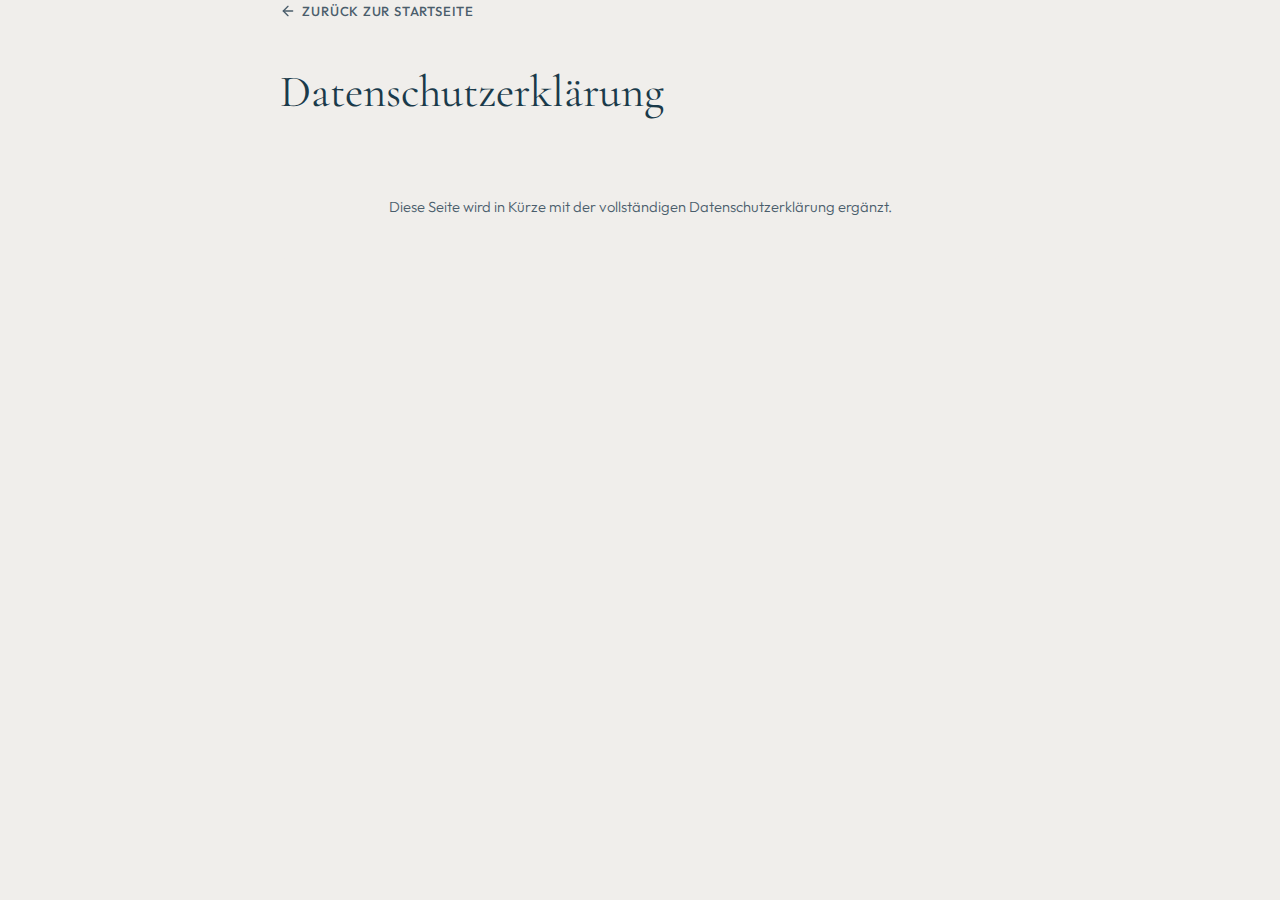
<file: datenschutz/index.html>
<!doctype html>
<html lang="de">
  <head>
    <meta charset="UTF-8" />
    <meta name="viewport" content="width=device-width, initial-scale=1.0" />
    <title>Datenschutz – Haus Uthspann Sylt</title>
    <link rel="preconnect" href="https://fonts.googleapis.com" />
    <link rel="preconnect" href="https://fonts.gstatic.com" crossorigin />
    <link
      href="https://fonts.googleapis.com/css2?family=Cormorant+Garamond:ital,wght@0,400;0,500;0,600;1,400&family=Outfit:wght@300;400;500;600&display=swap"
      rel="stylesheet" />
    <link rel="stylesheet" href="../styles.css" />
    <style>
      .datenschutz {
        max-width: 720px;
        margin: 0 auto;
        padding: 8rem var(--section-px) 4rem;
      }
      .datenschutz h1 {
        font-family: var(--font-display);
        font-size: clamp(2rem, 4vw, 2.8rem);
        font-weight: 400;
        color: var(--deep-sea);
        margin-bottom: 2rem;
      }
      .datenschutz h2 {
        font-family: var(--font-body);
        font-size: 1rem;
        font-weight: 600;
        color: var(--deep-sea);
        margin-top: 2rem;
        margin-bottom: 0.5rem;
      }
      .datenschutz p {
        color: var(--storm);
        font-size: 0.92rem;
        line-height: 1.7;
        margin-bottom: 0.5rem;
      }
      .datenschutz a {
        color: var(--coral);
        text-decoration: none;
      }
      .datenschutz a:hover {
        text-decoration: underline;
      }
      .datenschutz .back-link {
        display: inline-flex;
        align-items: center;
        gap: 0.4rem;
        font-size: 0.82rem;
        font-weight: 500;
        letter-spacing: 0.06em;
        text-transform: uppercase;
        color: var(--storm);
        text-decoration: none;
        margin-bottom: 2rem;
      }
      .datenschutz .back-link:hover {
        color: var(--deep-sea);
      }
      .datenschutz .back-link svg {
        width: 16px;
        height: 16px;
        stroke: currentColor;
      }
      .datenschutz .placeholder-notice {
        background: var(--sand);
        border-radius: 8px;
        padding: 2rem;
        text-align: center;
        color: var(--storm);
        font-size: 0.95rem;
        line-height: 1.7;
        margin-top: 1rem;
      }
    </style>
  </head>
  <body>
    <div class="datenschutz">
      <a href="../" class="back-link">
        <svg viewBox="0 0 24 24" fill="none" stroke-width="2" stroke-linecap="round" stroke-linejoin="round"><path d="M19 12H5"/><path d="M12 19l-7-7 7-7"/></svg>
        Zurück zur Startseite
      </a>

      <h1>Datenschutzerklärung</h1>

      <div class="placeholder-notice">
        <p>Diese Seite wird in Kürze mit der vollständigen Datenschutzerklärung ergänzt.</p>
      </div>
    </div>
  </body>
</html>
</file>
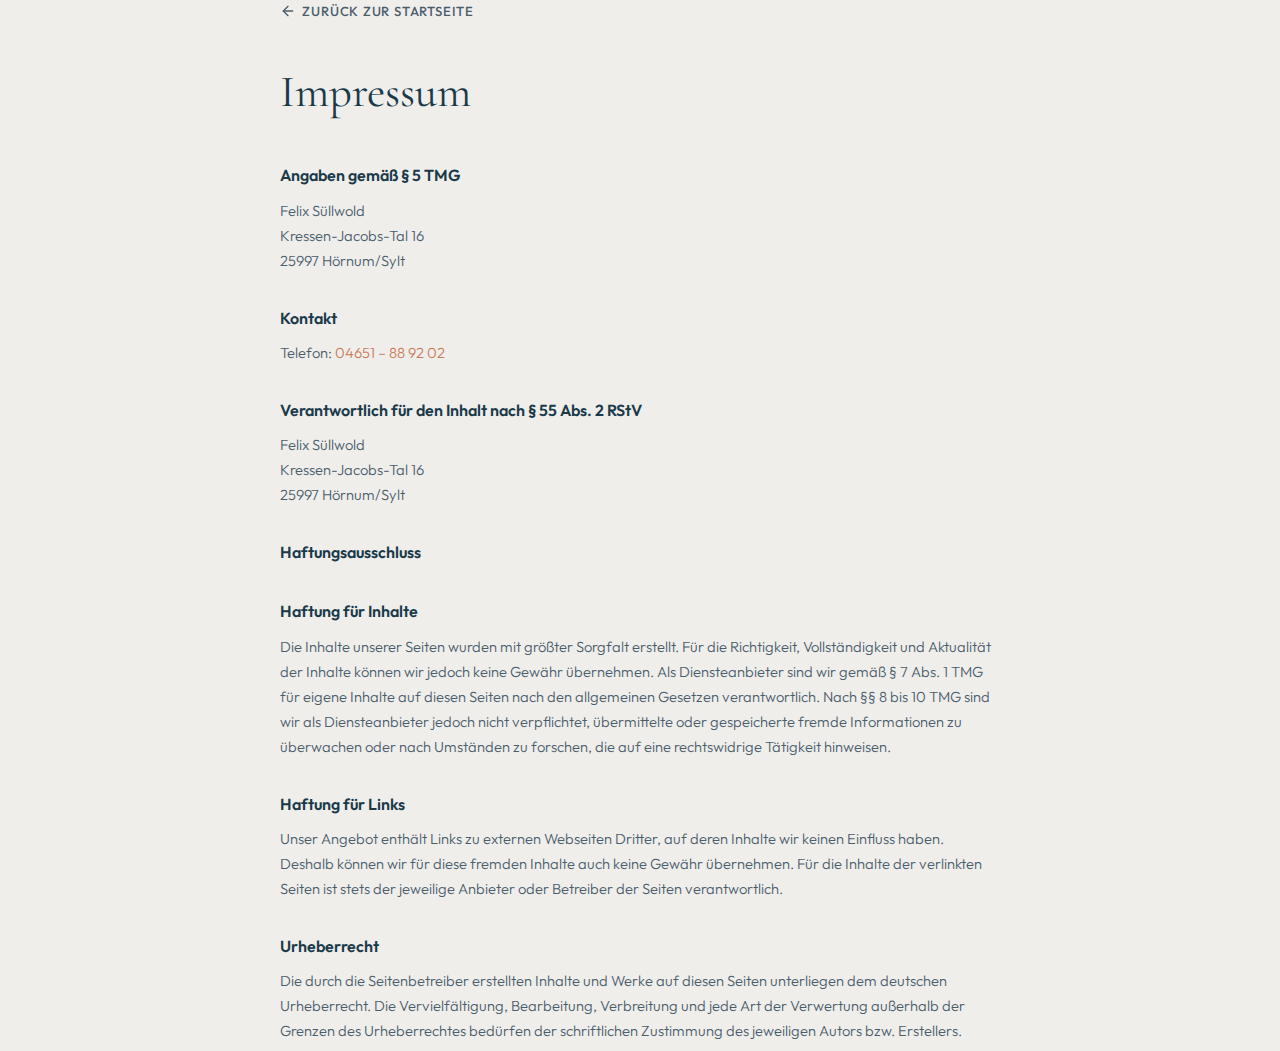
<file: impressum/index.html>
<!doctype html>
<html lang="de">
  <head>
    <meta charset="UTF-8" />
    <meta name="viewport" content="width=device-width, initial-scale=1.0" />
    <title>Impressum – Haus Uthspann Sylt</title>
    <link rel="preconnect" href="https://fonts.googleapis.com" />
    <link rel="preconnect" href="https://fonts.gstatic.com" crossorigin />
    <link
      href="https://fonts.googleapis.com/css2?family=Cormorant+Garamond:ital,wght@0,400;0,500;0,600;1,400&family=Outfit:wght@300;400;500;600&display=swap"
      rel="stylesheet" />
    <link rel="stylesheet" href="../styles.css" />
    <style>
      .impressum {
        max-width: 720px;
        margin: 0 auto;
        padding: 8rem var(--section-px) 4rem;
      }
      .impressum h1 {
        font-family: var(--font-display);
        font-size: clamp(2rem, 4vw, 2.8rem);
        font-weight: 400;
        color: var(--deep-sea);
        margin-bottom: 2rem;
      }
      .impressum h2 {
        font-family: var(--font-body);
        font-size: 1rem;
        font-weight: 600;
        color: var(--deep-sea);
        margin-top: 2rem;
        margin-bottom: 0.5rem;
      }
      .impressum p {
        color: var(--storm);
        font-size: 0.92rem;
        line-height: 1.7;
        margin-bottom: 0.5rem;
      }
      .impressum a {
        color: var(--coral);
        text-decoration: none;
      }
      .impressum a:hover {
        text-decoration: underline;
      }
      .impressum .back-link {
        display: inline-flex;
        align-items: center;
        gap: 0.4rem;
        font-size: 0.82rem;
        font-weight: 500;
        letter-spacing: 0.06em;
        text-transform: uppercase;
        color: var(--storm);
        text-decoration: none;
        margin-bottom: 2rem;
      }
      .impressum .back-link:hover {
        color: var(--deep-sea);
      }
      .impressum .back-link svg {
        width: 16px;
        height: 16px;
        stroke: currentColor;
      }
    </style>
  </head>
  <body>
    <div class="impressum">
      <a href="../" class="back-link">
        <svg viewBox="0 0 24 24" fill="none" stroke-width="2" stroke-linecap="round" stroke-linejoin="round"><path d="M19 12H5"/><path d="M12 19l-7-7 7-7"/></svg>
        Zurück zur Startseite
      </a>

      <h1>Impressum</h1>

      <h2>Angaben gemäß § 5 TMG</h2>
      <p>
        Felix Süllwold<br />
        Kressen-Jacobs-Tal 16<br />
        25997 Hörnum/Sylt
      </p>

      <h2>Kontakt</h2>
      <p>
        Telefon: <a href="tel:+494651889202">04651 – 88 92 02</a>
      </p>

      <h2>Verantwortlich für den Inhalt nach § 55 Abs. 2 RStV</h2>
      <p>
        Felix Süllwold<br />
        Kressen-Jacobs-Tal 16<br />
        25997 Hörnum/Sylt
      </p>

      <h2>Haftungsausschluss</h2>

      <h2>Haftung für Inhalte</h2>
      <p>
        Die Inhalte unserer Seiten wurden mit größter Sorgfalt erstellt. Für die
        Richtigkeit, Vollständigkeit und Aktualität der Inhalte können wir jedoch
        keine Gewähr übernehmen. Als Diensteanbieter sind wir gemäß § 7 Abs. 1
        TMG für eigene Inhalte auf diesen Seiten nach den allgemeinen Gesetzen
        verantwortlich. Nach §§ 8 bis 10 TMG sind wir als Diensteanbieter jedoch
        nicht verpflichtet, übermittelte oder gespeicherte fremde Informationen zu
        überwachen oder nach Umständen zu forschen, die auf eine rechtswidrige
        Tätigkeit hinweisen.
      </p>

      <h2>Haftung für Links</h2>
      <p>
        Unser Angebot enthält Links zu externen Webseiten Dritter, auf deren
        Inhalte wir keinen Einfluss haben. Deshalb können wir für diese fremden
        Inhalte auch keine Gewähr übernehmen. Für die Inhalte der verlinkten
        Seiten ist stets der jeweilige Anbieter oder Betreiber der Seiten
        verantwortlich.
      </p>

      <h2>Urheberrecht</h2>
      <p>
        Die durch die Seitenbetreiber erstellten Inhalte und Werke auf diesen
        Seiten unterliegen dem deutschen Urheberrecht. Die Vervielfältigung,
        Bearbeitung, Verbreitung und jede Art der Verwertung außerhalb der Grenzen
        des Urheberrechtes bedürfen der schriftlichen Zustimmung des jeweiligen
        Autors bzw. Erstellers.
      </p>
    </div>
  </body>
</html>
</file>
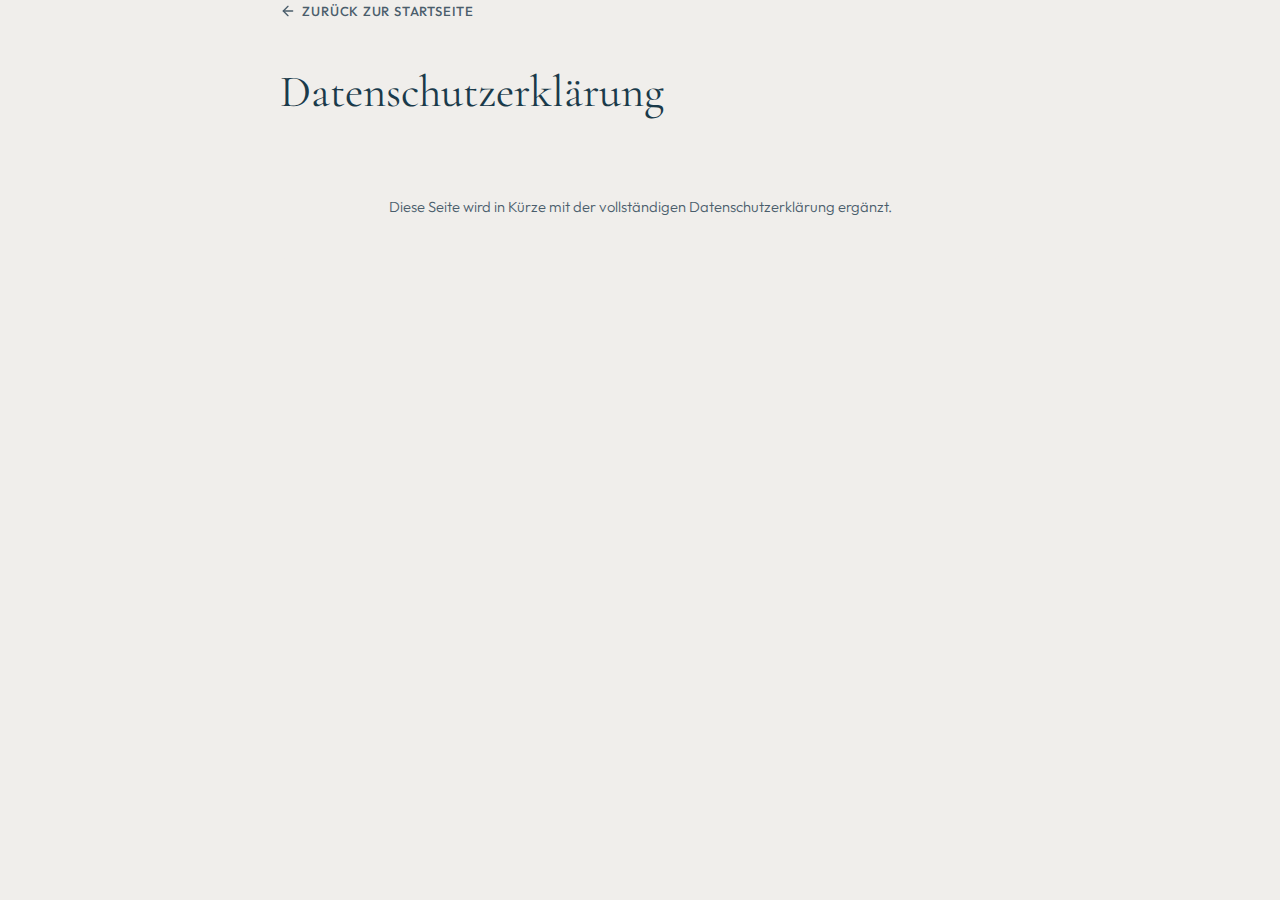
<file: datenschutz.html>
<!doctype html>
<html lang="de">
  <head>
    <meta charset="UTF-8" />
    <meta name="viewport" content="width=device-width, initial-scale=1.0" />
    <title>Datenschutz – Haus Uthspann Sylt</title>
    <link rel="preconnect" href="https://fonts.googleapis.com" />
    <link rel="preconnect" href="https://fonts.gstatic.com" crossorigin />
    <link
      href="https://fonts.googleapis.com/css2?family=Cormorant+Garamond:ital,wght@0,400;0,500;0,600;1,400&family=Outfit:wght@300;400;500;600&display=swap"
      rel="stylesheet" />
    <link rel="stylesheet" href="styles.css" />
    <style>
      .datenschutz {
        max-width: 720px;
        margin: 0 auto;
        padding: 8rem var(--section-px) 4rem;
      }
      .datenschutz h1 {
        font-family: var(--font-display);
        font-size: clamp(2rem, 4vw, 2.8rem);
        font-weight: 400;
        color: var(--deep-sea);
        margin-bottom: 2rem;
      }
      .datenschutz h2 {
        font-family: var(--font-body);
        font-size: 1rem;
        font-weight: 600;
        color: var(--deep-sea);
        margin-top: 2rem;
        margin-bottom: 0.5rem;
      }
      .datenschutz p {
        color: var(--storm);
        font-size: 0.92rem;
        line-height: 1.7;
        margin-bottom: 0.5rem;
      }
      .datenschutz a {
        color: var(--coral);
        text-decoration: none;
      }
      .datenschutz a:hover {
        text-decoration: underline;
      }
      .datenschutz .back-link {
        display: inline-flex;
        align-items: center;
        gap: 0.4rem;
        font-size: 0.82rem;
        font-weight: 500;
        letter-spacing: 0.06em;
        text-transform: uppercase;
        color: var(--storm);
        text-decoration: none;
        margin-bottom: 2rem;
      }
      .datenschutz .back-link:hover {
        color: var(--deep-sea);
      }
      .datenschutz .back-link svg {
        width: 16px;
        height: 16px;
        stroke: currentColor;
      }
      .datenschutz .placeholder-notice {
        background: var(--sand);
        border-radius: 8px;
        padding: 2rem;
        text-align: center;
        color: var(--storm);
        font-size: 0.95rem;
        line-height: 1.7;
        margin-top: 1rem;
      }
    </style>
  </head>
  <body>
    <div class="datenschutz">
      <a href="index.html" class="back-link">
        <svg viewBox="0 0 24 24" fill="none" stroke-width="2" stroke-linecap="round" stroke-linejoin="round"><path d="M19 12H5"/><path d="M12 19l-7-7 7-7"/></svg>
        Zurück zur Startseite
      </a>

      <h1>Datenschutzerklärung</h1>

      <div class="placeholder-notice">
        <p>Diese Seite wird in Kürze mit der vollständigen Datenschutzerklärung ergänzt.</p>
      </div>
    </div>
  </body>
</html>
</file>
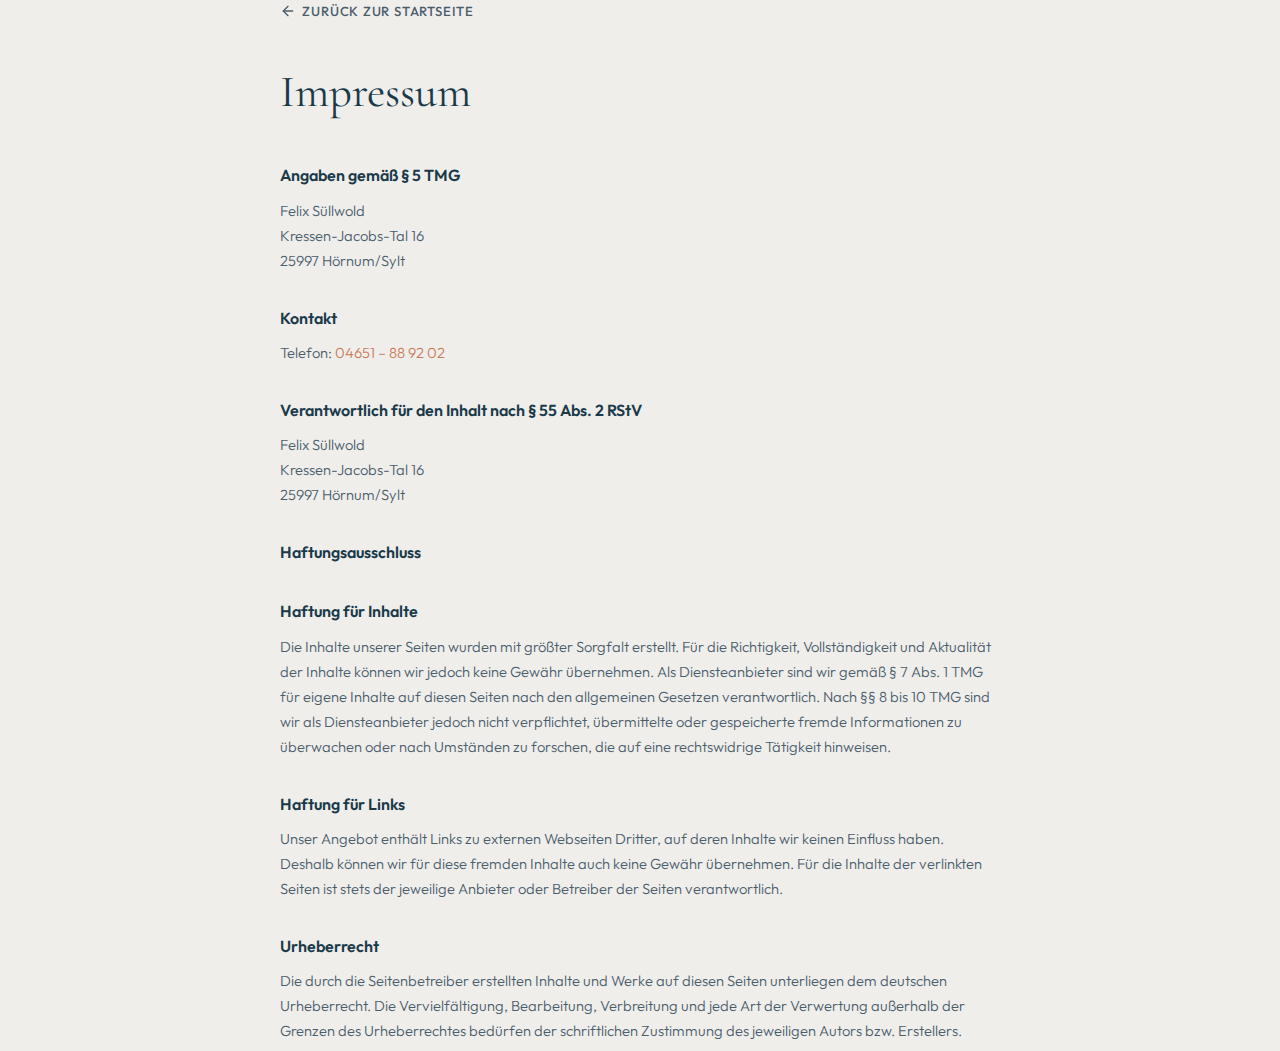
<file: impressum.html>
<!doctype html>
<html lang="de">
  <head>
    <meta charset="UTF-8" />
    <meta name="viewport" content="width=device-width, initial-scale=1.0" />
    <title>Impressum – Haus Uthspann Sylt</title>
    <link rel="preconnect" href="https://fonts.googleapis.com" />
    <link rel="preconnect" href="https://fonts.gstatic.com" crossorigin />
    <link
      href="https://fonts.googleapis.com/css2?family=Cormorant+Garamond:ital,wght@0,400;0,500;0,600;1,400&family=Outfit:wght@300;400;500;600&display=swap"
      rel="stylesheet" />
    <link rel="stylesheet" href="styles.css" />
    <style>
      .impressum {
        max-width: 720px;
        margin: 0 auto;
        padding: 8rem var(--section-px) 4rem;
      }
      .impressum h1 {
        font-family: var(--font-display);
        font-size: clamp(2rem, 4vw, 2.8rem);
        font-weight: 400;
        color: var(--deep-sea);
        margin-bottom: 2rem;
      }
      .impressum h2 {
        font-family: var(--font-body);
        font-size: 1rem;
        font-weight: 600;
        color: var(--deep-sea);
        margin-top: 2rem;
        margin-bottom: 0.5rem;
      }
      .impressum p {
        color: var(--storm);
        font-size: 0.92rem;
        line-height: 1.7;
        margin-bottom: 0.5rem;
      }
      .impressum a {
        color: var(--coral);
        text-decoration: none;
      }
      .impressum a:hover {
        text-decoration: underline;
      }
      .impressum .back-link {
        display: inline-flex;
        align-items: center;
        gap: 0.4rem;
        font-size: 0.82rem;
        font-weight: 500;
        letter-spacing: 0.06em;
        text-transform: uppercase;
        color: var(--storm);
        text-decoration: none;
        margin-bottom: 2rem;
      }
      .impressum .back-link:hover {
        color: var(--deep-sea);
      }
      .impressum .back-link svg {
        width: 16px;
        height: 16px;
        stroke: currentColor;
      }
    </style>
  </head>
  <body>
    <div class="impressum">
      <a href="index.html" class="back-link">
        <svg viewBox="0 0 24 24" fill="none" stroke-width="2" stroke-linecap="round" stroke-linejoin="round"><path d="M19 12H5"/><path d="M12 19l-7-7 7-7"/></svg>
        Zurück zur Startseite
      </a>

      <h1>Impressum</h1>

      <h2>Angaben gemäß § 5 TMG</h2>
      <p>
        Felix Süllwold<br />
        Kressen-Jacobs-Tal 16<br />
        25997 Hörnum/Sylt
      </p>

      <h2>Kontakt</h2>
      <p>
        Telefon: <a href="tel:+494651889202">04651 – 88 92 02</a>
      </p>

      <h2>Verantwortlich für den Inhalt nach § 55 Abs. 2 RStV</h2>
      <p>
        Felix Süllwold<br />
        Kressen-Jacobs-Tal 16<br />
        25997 Hörnum/Sylt
      </p>

      <h2>Haftungsausschluss</h2>

      <h2>Haftung für Inhalte</h2>
      <p>
        Die Inhalte unserer Seiten wurden mit größter Sorgfalt erstellt. Für die
        Richtigkeit, Vollständigkeit und Aktualität der Inhalte können wir jedoch
        keine Gewähr übernehmen. Als Diensteanbieter sind wir gemäß § 7 Abs. 1
        TMG für eigene Inhalte auf diesen Seiten nach den allgemeinen Gesetzen
        verantwortlich. Nach §§ 8 bis 10 TMG sind wir als Diensteanbieter jedoch
        nicht verpflichtet, übermittelte oder gespeicherte fremde Informationen zu
        überwachen oder nach Umständen zu forschen, die auf eine rechtswidrige
        Tätigkeit hinweisen.
      </p>

      <h2>Haftung für Links</h2>
      <p>
        Unser Angebot enthält Links zu externen Webseiten Dritter, auf deren
        Inhalte wir keinen Einfluss haben. Deshalb können wir für diese fremden
        Inhalte auch keine Gewähr übernehmen. Für die Inhalte der verlinkten
        Seiten ist stets der jeweilige Anbieter oder Betreiber der Seiten
        verantwortlich.
      </p>

      <h2>Urheberrecht</h2>
      <p>
        Die durch die Seitenbetreiber erstellten Inhalte und Werke auf diesen
        Seiten unterliegen dem deutschen Urheberrecht. Die Vervielfältigung,
        Bearbeitung, Verbreitung und jede Art der Verwertung außerhalb der Grenzen
        des Urheberrechtes bedürfen der schriftlichen Zustimmung des jeweiligen
        Autors bzw. Erstellers.
      </p>
    </div>
  </body>
</html>
</file>
<file: styles.css>
:root {
  --white: #fafaf9;
  --sand: #f0eeeb;
  --dune: #e4e2de;
  --driftwood: #9b9690;
  --deep-sea: #1a3a4a;
  --ocean: #2e5a6b;
  --seafoam: #7ba3a8;
  --storm: #4a5d6b;
  --sky: #d0dee3;
  --coral: #c77b58;

  --font-display: 'Cormorant Garamond', Georgia, serif;
  --font-body: 'Outfit', -apple-system, sans-serif;
}

*,
*::before,
*::after {
  margin: 0;
  padding: 0;
  box-sizing: border-box;
}
html {
  scroll-behavior: smooth;
}
body {
  font-family: var(--font-body);
  font-weight: 300;
  color: var(--deep-sea);
  background: var(--sand);
  line-height: 1.7;
  font-size: 16px;
}

/* ══════════════════════════════════════
   NAVIGATION
   ══════════════════════════════════════ */
nav {
  position: fixed;
  top: 0;
  left: 0;
  right: 0;
  z-index: 1000;
  padding: 1.5rem 5%;
  display: flex;
  justify-content: space-between;
  align-items: center;
  transition: all 0.4s ease;
}

nav.scrolled {
  background: rgba(250, 250, 249, 0.92);
  backdrop-filter: blur(20px);
  -webkit-backdrop-filter: blur(20px);
  box-shadow: 0 1px 30px rgba(26, 58, 74, 0.06);
  padding: 1rem 5%;
}

.nav-logo {
  font-family: var(--font-display);
  font-size: 1.4rem;
  font-weight: 500;
  color: var(--white);
  text-decoration: none;
  letter-spacing: 0.04em;
  transition: color 0.4s ease;
}
nav.scrolled .nav-logo {
  color: var(--deep-sea);
}

.nav-links {
  display: flex;
  gap: 2.5rem;
  list-style: none;
}

.nav-links a {
  color: rgba(255, 255, 255, 0.85);
  text-decoration: none;
  font-size: 0.8rem;
  font-weight: 400;
  letter-spacing: 0.12em;
  text-transform: uppercase;
  transition: all 0.3s ease;
  position: relative;
}
nav.scrolled .nav-links a {
  color: var(--storm);
}
nav.scrolled .nav-links a:hover {
  color: var(--deep-sea);
}

.nav-links a::after {
  content: '';
  position: absolute;
  bottom: -4px;
  left: 0;
  width: 0;
  height: 1px;
  background: currentColor;
  transition: width 0.3s ease;
}
.nav-links a:hover::after {
  width: 100%;
}

/* Mobile hamburger */
.nav-toggle {
  display: none;
  flex-direction: column;
  gap: 5px;
  cursor: pointer;
  padding: 5px;
  background: none;
  border: none;
  position: relative;
  z-index: 1001;
}
.nav-toggle span {
  display: block;
  width: 22px;
  height: 1.5px;
  background: var(--white);
  transition: all 0.3s ease;
}
nav.scrolled .nav-toggle span {
  background: var(--deep-sea);
}
.nav-toggle.open span {
  background: var(--deep-sea);
}
.nav-toggle.open span:nth-child(1) {
  transform: translateY(6.5px) rotate(45deg);
}
.nav-toggle.open span:nth-child(2) {
  opacity: 0;
}
.nav-toggle.open span:nth-child(3) {
  transform: translateY(-6.5px) rotate(-45deg);
}

@media (max-width: 768px) {
  .nav-toggle {
    display: flex;
  }
  .nav-links {
    position: fixed;
    top: 0;
    right: 0;
    width: min(320px, 85vw);
    height: 100vh;
    flex-direction: column;
    background: var(--white);
    padding: 5rem 2.5rem;
    gap: 1.5rem;
    transform: translateX(100%);
    transition: transform 0.4s cubic-bezier(0.4, 0, 0.2, 1);
    box-shadow: -8px 0 30px rgba(26, 58, 74, 0.1);
  }
  .nav-links.open {
    transform: translateX(0);
  }
  .nav-links a {
    color: var(--deep-sea) !important;
    font-size: 0.9rem;
  }

  /* Overlay */
  .nav-overlay {
    position: fixed;
    inset: 0;
    background: rgba(26, 58, 74, 0.3);
    opacity: 0;
    pointer-events: none;
    transition: opacity 0.4s ease;
    z-index: 999;
  }
  .nav-overlay.visible {
    opacity: 1;
    pointer-events: auto;
  }
}

/* ══════════════════════════════════════
   HERO
   ══════════════════════════════════════ */
.hero {
  position: relative;
  height: 100vh;
  min-height: 650px;
  display: flex;
  align-items: flex-end;
  padding: 5%;
  overflow: hidden;
}

.hero-bg {
  position: absolute;
  inset: 0;
  background-image: linear-gradient(
    180deg,
    rgba(26, 58, 74, 0.75) 0%,
    rgba(26, 58, 74, 0.05) 35%,
    rgba(26, 58, 74, 0.45) 100%
  );
  background-size: cover;
  background-position: center 40%;
}

.hero-content {
  position: relative;
  z-index: 2;
  max-width: 700px;
}

.hero-badge {
  display: inline-block;
  padding: 0.45rem 1.1rem;
  background: rgba(255, 255, 255, 0.12);
  backdrop-filter: blur(12px);
  -webkit-backdrop-filter: blur(12px);
  border: 1px solid rgba(255, 255, 255, 0.2);
  border-radius: 100px;
  font-size: 0.7rem;
  font-weight: 400;
  letter-spacing: 0.2em;
  text-transform: uppercase;
  color: var(--white);
  margin-bottom: 1.5rem;
}

.hero h1 {
  font-family: var(--font-display);
  font-size: clamp(3rem, 7.5vw, 5.5rem);
  font-weight: 400;
  color: var(--white);
  line-height: 1.05;
  margin-bottom: 1.25rem;
  letter-spacing: -0.02em;
}

.hero-tagline {
  font-size: 1.1rem;
  font-weight: 300;
  color: rgba(255, 255, 255, 0.8);
  max-width: 480px;
  margin-bottom: 2rem;
  line-height: 1.7;
}

.hero-features {
  display: flex;
  gap: 2.5rem;
  flex-wrap: wrap;
  margin-bottom: 2.25rem;
}
.hero-feature {
  display: flex;
  align-items: center;
  gap: 0.75rem;
  color: var(--white);
  font-size: 0.9rem;
}
.hero-feature svg {
  width: 20px;
  height: 20px;
  opacity: 0.8;
}

.hero-cta {
  display: inline-flex;
  align-items: center;
  gap: 0.6rem;
  padding: 0.9rem 2rem;
  font-family: var(--font-body);
  font-size: 0.8rem;
  font-weight: 500;
  letter-spacing: 0.1em;
  text-transform: uppercase;
  color: var(--deep-sea);
  background: var(--white);
  text-decoration: none;
  transition: all 0.3s ease;
}
.hero-cta:hover {
  background: var(--sand);
  transform: translateY(-1px);
  box-shadow: 0 4px 20px rgba(0, 0, 0, 0.12);
}
.hero-cta svg {
  width: 16px;
  height: 16px;
  stroke: var(--deep-sea);
  transition: transform 0.3s ease;
}
.hero-cta:hover svg {
  transform: translateX(3px);
}

.hero-scroll {
  position: absolute;
  bottom: 2rem;
  right: 5%;
  display: flex;
  flex-direction: column;
  align-items: center;
  gap: 0.6rem;
  color: rgba(255, 255, 255, 0.5);
  font-size: 0.65rem;
  font-weight: 400;
  letter-spacing: 0.2em;
  text-transform: uppercase;
  z-index: 2;
  animation: float 2.5s ease-in-out infinite;
}
.hero-scroll svg {
  width: 20px;
  height: 20px;
  stroke: rgba(255, 255, 255, 0.5);
}

@keyframes float {
  0%,
  100% {
    transform: translateY(0);
  }
  50% {
    transform: translateY(8px);
  }
}

@media (max-width: 768px) {
  .hero {
    height: 100svh;
    min-height: 600px;
    align-items: flex-end;
  }
  .hero-bg {
    background-image: linear-gradient(
      180deg,
      rgba(26, 58, 74, 0.75) 0%,
      rgba(26, 58, 74, 0.35) 35%,
      rgba(26, 58, 74, 0.65) 100%
    );
  }
  .hero-content {
    padding-bottom: 2.5rem;
  }
  .hero h1 {
    font-size: 2.8rem;
  }
  .hero-tagline {
    font-size: 1rem;
  }
  .hero-scroll {
    display: none;
  }
}

/* ══════════════════════════════════════
   ABOUT
   ══════════════════════════════════════ */
.about {
  background: var(--white);
  padding: 6rem 5%;
}

.about-wrapper {
  display: grid;
  grid-template-columns: 1fr 1fr;
  gap: 4rem;
  align-items: center;
  max-width: 1200px;
  margin: 0 auto;
}

.about-images {
  display: grid;
  grid-template-columns: 1fr 1fr;
  grid-template-rows: 1fr 1fr;
  gap: 0.75rem;
  height: 480px;
}
.about-img {
  overflow: hidden;
  border-radius: 4px;
}
.about-img img {
  width: 100%;
  height: 100%;
  object-fit: cover;
  transition: transform 0.6s ease;
}
.about-img:hover img {
  transform: scale(1.04);
}
.about-img-tall {
  grid-row: span 2;
}

.about-tag {
  font-size: 0.72rem;
  font-weight: 500;
  letter-spacing: 0.22em;
  text-transform: uppercase;
  color: var(--coral);
  margin-bottom: 0.75rem;
}

.about-text h2 {
  font-family: var(--font-display);
  font-size: clamp(2rem, 4vw, 2.8rem);
  font-weight: 400;
  color: var(--deep-sea);
  line-height: 1.15;
  margin-bottom: 1.5rem;
}

.about-text > p {
  color: var(--storm);
  font-size: 0.95rem;
  margin-bottom: 1rem;
}

.about-highlights {
  display: grid;
  grid-template-columns: 1fr 1fr;
  gap: 1.5rem;
  margin-top: 2rem;
  padding-top: 2rem;
  border-top: 1px solid var(--dune);
}

.highlight {
  display: flex;
  gap: 0.85rem;
  align-items: flex-start;
}

.highlight-icon {
  width: 38px;
  height: 38px;
  background: var(--sand);
  border-radius: 50%;
  display: flex;
  align-items: center;
  justify-content: center;
  flex-shrink: 0;
}
.highlight-icon svg {
  width: 18px;
  height: 18px;
  color: var(--ocean);
}

.highlight h4 {
  font-weight: 500;
  font-size: 0.9rem;
  color: var(--deep-sea);
  margin-bottom: 0.15rem;
}
.highlight p {
  font-size: 0.8rem;
  color: var(--storm);
  margin: 0;
}

@media (max-width: 900px) {
  .about-wrapper {
    grid-template-columns: 1fr;
    gap: 2.5rem;
  }
  .about-images {
    height: 360px;
  }
}
@media (max-width: 640px) {
  .about {
    padding: 4rem 5%;
  }
  .about-images {
    height: 280px;
  }
  .about-highlights {
    grid-template-columns: 1fr;
    gap: 1.25rem;
  }
}

/* ══════════════════════════════════════
   UNITS
   ══════════════════════════════════════ */
.units {
  background: var(--deep-sea);
  padding: 5rem 5% 4rem;
  overflow: hidden;
  min-height: 100vh;
  display: flex;
  align-items: center;
}
@media (max-width: 768px) {
  .units {
    min-height: 100svh;
  }
}
.units-container {
  max-width: 1200px;
  margin: 0 auto;
  width: 100%;
}
.units-tag {
  font-size: 0.72rem;
  font-weight: 500;
  letter-spacing: 0.22em;
  text-transform: uppercase;
  color: var(--coral);
  margin-bottom: 0.75rem;
}
.units-title {
  font-family: var(--font-display);
  font-size: clamp(2rem, 4vw, 2.8rem);
  font-weight: 400;
  color: var(--white);
  line-height: 1.15;
  margin-bottom: 2rem;
}

/* Tabs */
.unit-tabs-wrap {
  margin-bottom: 2rem;
  position: relative;
}
.unit-tabs-wrap::before,
.unit-tabs-wrap::after {
  content: '';
  position: absolute;
  top: 0;
  bottom: 0;
  width: 4rem;
  pointer-events: none;
  z-index: 2;
  opacity: 0;
  transition: opacity 0.3s;
}
.unit-tabs-wrap::before {
  left: 0;
  background: linear-gradient(to right, var(--deep-sea), transparent);
}
.unit-tabs-wrap::after {
  right: 0;
  background: linear-gradient(to left, var(--deep-sea), transparent);
}
.unit-tabs-wrap.shadow-left::before {
  opacity: 1;
}
.unit-tabs-wrap.shadow-right::after {
  opacity: 1;
}
.unit-tabs {
  display: flex;
  flex-wrap: nowrap;
  gap: 2rem;
  border-bottom: 1.5px solid rgba(255, 255, 255, 0.1);
  overflow-x: auto;
  overflow-y: hidden;
  -webkit-overflow-scrolling: touch;
  scrollbar-width: none;
}
.unit-tabs::-webkit-scrollbar {
  display: none;
}
.unit-tab {
  flex-shrink: 0;
  padding: 0.6rem 0;
  font-family: var(--font-body);
  font-size: 0.82rem;
  font-weight: 500;
  letter-spacing: 0.06em;
  text-transform: uppercase;
  color: rgba(255, 255, 255, 0.35);
  background: none;
  border: none;
  cursor: pointer;
  position: relative;
  transition: color 0.2s;
  white-space: nowrap;
}
.unit-tab:hover {
  color: rgba(255, 255, 255, 0.6);
}
.unit-tab.active {
  color: #fff;
}
.unit-tab.active::after {
  content: '';
  position: absolute;
  bottom: -1.5px;
  left: 0;
  right: 0;
  height: 2.5px;
  background: #fff;
}

@media (max-width: 768px) {
  .unit-tabs-wrap {
    position: sticky;
    top: 0;
    z-index: 50;
    background: var(--deep-sea);
    padding-top: 0.75rem;
    margin-left: -5%;
    margin-right: -5%;
    padding-left: 5%;
    padding-right: 5%;
    transition: box-shadow 0.2s;
  }
  .unit-tabs-wrap.stuck {
    box-shadow: 0 2px 16px rgba(0, 0, 0, 0.3);
  }
  .unit-tabs {
    gap: 1.5rem;
  }
}

/* Unit panels */
.unit-slider {
  position: relative;
}
.unit-content {
  display: none;
  animation: unitFadeIn 0.3s ease;
}
.unit-content.active {
  display: block;
}
@keyframes unitFadeIn {
  from {
    opacity: 0;
    transform: translateY(8px);
  }
  to {
    opacity: 1;
    transform: translateY(0);
  }
}

/* Photo grid (desktop) */
.photo-grid {
  display: grid;
  grid-template-columns: 2fr 1fr 1fr;
  grid-template-rows: 1fr 1fr;
  gap: 4px;
  border-radius: 10px;
  overflow: hidden;
  aspect-ratio: 5 / 2;
}
.photo-grid-item {
  background: rgba(255, 255, 255, 0.05);
  overflow: hidden;
  cursor: pointer;
  position: relative;
}
.photo-grid-item:first-child {
  grid-row: 1 / 3;
}
.photo-grid-item img {
  width: 100%;
  height: 100%;
  object-fit: cover;
  transition: transform 0.4s ease;
}
.photo-grid-item:hover img {
  transform: scale(1.04);
}
.photo-placeholder {
  display: flex;
  align-items: center;
  justify-content: center;
  height: 100%;
  color: rgba(255, 255, 255, 0.15);
  font-size: 0.78rem;
  font-style: italic;
}
.photo-grid-more {
  position: absolute;
  z-index: 2;
  inset: 0;
  background: rgba(0, 0, 0, 0.45);
  backdrop-filter: blur(2px);
  -webkit-backdrop-filter: blur(2px);
  border: none;
  padding: 0;
  font-family: var(--font-body);
  font-size: 0.85rem;
  font-weight: 400;
  letter-spacing: 0.02em;
  color: #fff;
  cursor: pointer;
  border-radius: 0;
  display: flex;
  flex-direction: column;
  align-items: center;
  justify-content: center;
  gap: 0.5rem;
  transition: background 0.3s;
}
.photo-grid-more svg {
  width: 22px;
  height: 22px;
  stroke: currentColor;
}
.photo-grid-more:hover {
  background: rgba(0, 0, 0, 0.6);
}

/* Mobile: single hero + badge */
.photo-hero-mobile {
  display: none;
  position: relative;
  aspect-ratio: 16 / 10;
  border-radius: 10px;
  overflow: hidden;
  cursor: pointer;
}
.photo-hero-mobile img {
  width: 100%;
  height: 100%;
  object-fit: cover;
}
.photo-hero-mobile .grid-ph {
  width: 100%;
  height: 100%;
  background: rgba(255, 255, 255, 0.05);
  display: flex;
  align-items: center;
  justify-content: center;
  color: rgba(255, 255, 255, 0.15);
  font-size: 0.78rem;
  font-style: italic;
}
.photo-count-badge {
  position: absolute;
  bottom: 0.75rem;
  right: 0.75rem;
  background: rgba(0, 0, 0, 0.6);
  backdrop-filter: blur(8px);
  -webkit-backdrop-filter: blur(8px);
  color: #fff;
  font-size: 0.7rem;
  font-weight: 400;
  padding: 0.3rem 0.7rem;
  border-radius: 4px;
  display: flex;
  align-items: center;
  gap: 0.4rem;
}
.photo-count-badge svg {
  width: 14px;
  height: 14px;
  stroke: currentColor;
}

@media (max-width: 768px) {
  .photo-grid {
    display: none;
  }
  .photo-hero-mobile {
    display: block;
  }
}

/* ══════════════════════════════════════
   SECTION ENTRANCE ANIMATIONS
   ══════════════════════════════════════ */
.section-entrance .fade-up {
  opacity: 0;
  transform: translateY(20px);
  transition:
    opacity 0.6s ease,
    transform 0.6s ease;
}
.section-entrance.entered .fade-up {
  opacity: 1;
  transform: translateY(0);
}
.section-entrance.entered .fade-up:nth-child(2) {
  transition-delay: 0.12s;
}
.section-entrance.entered .fade-up:nth-child(3) {
  transition-delay: 0.24s;
}
.section-entrance.entered .fade-up:nth-child(4) {
  transition-delay: 0.36s;
}

/* Entrance animation */
.unit-entrance .photo-grid-item {
  opacity: 0;
  transform: translateY(14px);
  transition:
    opacity 0.3s ease,
    transform 0.3s ease;
}
.unit-entrance.entered .photo-grid-item:nth-child(1) {
  opacity: 1;
  transform: translateY(0);
  transition-delay: 0s;
}
.unit-entrance.entered .photo-grid-item:nth-child(2) {
  opacity: 1;
  transform: translateY(0);
  transition-delay: 0.06s;
}
.unit-entrance.entered .photo-grid-item:nth-child(3) {
  opacity: 1;
  transform: translateY(0);
  transition-delay: 0.12s;
}
.unit-entrance.entered .photo-grid-item:nth-child(4) {
  opacity: 1;
  transform: translateY(0);
  transition-delay: 0.18s;
}
.unit-entrance.entered .photo-grid-item:nth-child(5) {
  opacity: 1;
  transform: translateY(0);
  transition-delay: 0.24s;
}

.unit-entrance .unit-info-card {
  opacity: 0;
  transform: translateY(12px);
  transition:
    opacity 0.3s ease 0.28s,
    transform 0.3s ease 0.28s;
}
.unit-entrance.entered .unit-info-card {
  opacity: 1;
  transform: translateY(0);
}

/* Entrance on mobile hero */
.unit-entrance .photo-hero-mobile {
  opacity: 0;
  transform: translateY(14px);
  transition:
    opacity 0.3s ease,
    transform 0.3s ease;
}
.unit-entrance.entered .photo-hero-mobile {
  opacity: 1;
  transform: translateY(0);
}

/* Unit info card */
.unit-info-card {
  padding: 1.75rem 0 0;
  display: flex;
  justify-content: space-between;
  align-items: flex-start;
  gap: 2rem;
}
.unit-info-main h3 {
  font-family: var(--font-display);
  font-size: 1.8rem;
  font-weight: 400;
  color: var(--white);
  margin-bottom: 0.1rem;
}
.unit-meta {
  font-size: 0.78rem;
  color: rgba(255, 255, 255, 0.45);
  letter-spacing: 0.04em;
  margin-bottom: 0.65rem;
}
.unit-desc {
  font-size: 0.88rem;
  color: rgba(255, 255, 255, 0.6);
  line-height: 1.65;
  margin-bottom: 0.9rem;
}
.unit-tags {
  display: flex;
  flex-wrap: wrap;
  gap: 0.35rem;
  align-items: center;
}
.unit-tag {
  font-size: 0.67rem;
  font-weight: 500;
  letter-spacing: 0.03em;
  color: var(--seafoam);
  background: rgba(123, 163, 168, 0.15);
  padding: 0.2rem 0.55rem;
  border-radius: 2px;
}
.unit-tag.hidden-tag {
  display: none;
}
.unit-tags.expanded .hidden-tag {
  display: inline;
}
.tags-toggle {
  font-family: var(--font-body);
  font-size: 0.65rem;
  font-weight: 500;
  letter-spacing: 0.03em;
  color: var(--coral);
  background: none;
  border: 1px solid var(--coral);
  padding: 0.18rem 0.55rem;
  border-radius: 2px;
  cursor: pointer;
  transition: all 0.2s;
}
.tags-toggle:hover {
  background: var(--coral);
  color: var(--white);
}

.unit-info-side {
  flex-shrink: 0;
  padding-top: 0.25rem;
}
.unit-book {
  display: inline-flex;
  align-items: center;
  gap: 0.45rem;
  font-family: var(--font-body);
  font-size: 0.75rem;
  font-weight: 500;
  letter-spacing: 0.08em;
  text-transform: uppercase;
  color: var(--white);
  background: var(--coral);
  padding: 0.7rem 1.3rem;
  text-decoration: none;
  transition: all 0.2s ease;
}
.unit-book:hover {
  background: #b56a48;
  transform: translateY(-1px);
  box-shadow: 0 3px 12px rgba(199, 123, 88, 0.3);
}
.unit-book svg {
  width: 13px;
  height: 13px;
  stroke: currentColor;
}

@media (max-width: 768px) {
  .unit-info-card {
    flex-direction: column;
    gap: 1rem;
    padding-top: 1.25rem;
  }
}

/* ══════════════════════════════════════
   LIGHTBOX
   ══════════════════════════════════════ */
.lightbox {
  position: fixed;
  inset: 0;
  z-index: 2000;
  background: rgba(0, 0, 0, 0.96);
  flex-direction: column;
  align-items: center;
  justify-content: center;
  display: flex;
  opacity: 0;
  visibility: hidden;
  transition:
    opacity 0.3s ease,
    visibility 0.3s ease;
}
.lightbox.open {
  opacity: 1;
  visibility: visible;
}
.lightbox.closing {
  opacity: 0;
}
.lightbox-close {
  position: absolute;
  top: 1.25rem;
  right: 1.25rem;
  width: 42px;
  height: 42px;
  background: rgba(255, 255, 255, 0.08);
  border: none;
  border-radius: 50%;
  cursor: pointer;
  display: flex;
  align-items: center;
  justify-content: center;
  z-index: 10;
  transition: background 0.2s;
}
.lightbox-close svg {
  width: 20px;
  height: 20px;
  stroke: #fff;
}
.lightbox-close:hover {
  background: rgba(255, 255, 255, 0.18);
}
.lightbox-main {
  flex: 1;
  display: flex;
  align-items: center;
  justify-content: center;
  width: 100%;
  position: relative;
  padding: 3rem;
}
.lightbox-img-wrap {
  max-width: 90vw;
  max-height: 72vh;
  display: flex;
  align-items: center;
  justify-content: center;
  overflow: hidden;
}
.lightbox-img-wrap img {
  max-width: 100%;
  max-height: 72vh;
  object-fit: contain;
  transition:
    opacity 0.25s ease,
    transform 0.25s ease;
}
.lightbox-img-wrap img.slide-in-right {
  animation: slideInRight 0.25s ease forwards;
}
.lightbox-img-wrap img.slide-in-left {
  animation: slideInLeft 0.25s ease forwards;
}
@keyframes slideInRight {
  from {
    opacity: 0;
    transform: translateX(40px);
  }
  to {
    opacity: 1;
    transform: translateX(0);
  }
}
@keyframes slideInLeft {
  from {
    opacity: 0;
    transform: translateX(-40px);
  }
  to {
    opacity: 1;
    transform: translateX(0);
  }
}
.lightbox-img-wrap .photo-placeholder {
  color: rgba(255, 255, 255, 0.3);
  font-size: 1rem;
  min-width: 400px;
  min-height: 280px;
}
.lightbox-nav {
  position: absolute;
  top: 50%;
  transform: translateY(-50%);
  width: 44px;
  height: 44px;
  background: rgba(255, 255, 255, 0.08);
  border: none;
  border-radius: 50%;
  cursor: pointer;
  display: flex;
  align-items: center;
  justify-content: center;
  transition: background 0.2s;
}
.lightbox-nav svg {
  width: 18px;
  height: 18px;
  stroke: #fff;
}
.lightbox-nav:hover {
  background: rgba(255, 255, 255, 0.18);
}
.lightbox-nav.prev {
  left: 1.5rem;
}
.lightbox-nav.next {
  right: 1.5rem;
}
.lightbox-counter {
  color: rgba(255, 255, 255, 0.4);
  font-size: 0.78rem;
  font-weight: 400;
  letter-spacing: 0.06em;
  padding-bottom: 1rem;
}
.lightbox-thumbstrip-wrap {
  position: relative;
  width: fit-content;
  max-width: 100vw;
  margin-inline: auto;
  overflow: hidden;
  transform: translateY(10px);
  opacity: 0;
  transition:
    opacity 0.3s ease 0.15s,
    transform 0.3s ease 0.15s;
}
.lightbox.open .lightbox-thumbstrip-wrap {
  transform: translateY(0);
  opacity: 1;
}
.lightbox-thumbstrip-wrap::before,
.lightbox-thumbstrip-wrap::after {
  content: '';
  position: absolute;
  top: 0;
  bottom: 0;
  width: 4rem;
  pointer-events: none;
  z-index: 2;
  opacity: 0;
  transition: opacity 0.3s;
}
.lightbox-thumbstrip-wrap::before {
  left: 0;
  background: linear-gradient(to right, rgba(0, 0, 0, 0.85), transparent);
}
.lightbox-thumbstrip-wrap::after {
  right: 0;
  background: linear-gradient(to left, rgba(0, 0, 0, 0.85), transparent);
}
.lightbox-thumbstrip-wrap.shadow-left::before {
  opacity: 1;
}
.lightbox-thumbstrip-wrap.shadow-right::after {
  opacity: 1;
}
.thumbstrip-nav {
  position: absolute;
  top: calc(50% - 0.5rem);
  transform: translateY(-50%);
  z-index: 3;
  background: none;
  border: none;
  color: #fff;
  cursor: pointer;
  padding: 0.25rem;
  opacity: 0;
  transition: opacity 0.3s;
}
.thumbstrip-nav svg {
  width: 20px;
  height: 20px;
  stroke: currentColor;
}
.thumbstrip-prev {
  left: 0.5rem;
}
.thumbstrip-next {
  right: 0.5rem;
}
.lightbox-thumbstrip-wrap.shadow-left .thumbstrip-prev,
.lightbox-thumbstrip-wrap.shadow-right .thumbstrip-next {
  opacity: 0.8;
}
.thumbstrip-nav:hover {
  opacity: 1;
}
.lightbox-thumbstrip {
  display: flex;
  gap: 6px;
  padding: 0 2rem 1.5rem;
  overflow-x: auto;
  scrollbar-width: none;
}
.lightbox-thumbstrip::-webkit-scrollbar {
  display: none;
}
.lightbox-thumb {
  flex-shrink: 0;
  width: 60px;
  height: 42px;
  background: rgba(255, 255, 255, 0.08);
  overflow: hidden;
  cursor: pointer;
  opacity: 0.5;
  transition: opacity 0.2s;
  border: 2px solid transparent;
}
.lightbox-thumb:hover {
  opacity: 0.6;
}
.lightbox-thumb.active {
  opacity: 1;
  border-color: #fff;
}
.lightbox-thumb img {
  width: 100%;
  height: 100%;
  object-fit: cover;
}

@media (max-width: 768px) {
  .lightbox-main {
    padding: 1rem;
  }
  .lightbox-nav {
    display: none;
  }
  .lightbox-img-wrap {
    max-width: 100vw;
  }
}

/* ══════════════════════════════════════
   LOCATION
   ══════════════════════════════════════ */
.location {
  background: var(--white);
  padding: 6rem 5%;
}
.location-wrapper {
  display: grid;
  grid-template-columns: 1fr 1fr;
  gap: 4rem;
  max-width: 1200px;
  margin: 0 auto;
  align-items: center;
}
.location-tag {
  font-size: 0.72rem;
  font-weight: 500;
  letter-spacing: 0.22em;
  text-transform: uppercase;
  color: var(--coral);
  margin-bottom: 0.75rem;
}
.location-info h2 {
  font-family: var(--font-display);
  font-size: clamp(2rem, 4vw, 2.8rem);
  font-weight: 400;
  color: var(--deep-sea);
  line-height: 1.15;
  margin-bottom: 1.25rem;
}
.location-info > p {
  color: var(--storm);
  font-size: 0.95rem;
  margin-bottom: 2rem;
}
.nearby-places {
  display: grid;
  gap: 0;
}
.nearby-place {
  display: flex;
  justify-content: space-between;
  align-items: center;
  padding: 0.85rem 0;
  border-bottom: 1px solid var(--dune);
}
.nearby-place:last-child {
  border-bottom: none;
}
.nearby-name {
  font-weight: 400;
  font-size: 0.92rem;
  color: var(--deep-sea);
}
.nearby-distance {
  font-size: 0.8rem;
  font-weight: 500;
  color: var(--coral);
  background: rgba(199, 123, 88, 0.1);
  padding: 0.2rem 0.7rem;
  border-radius: 100px;
  white-space: nowrap;
}
.location-map {
  height: 440px;
  background: var(--dune);
  border-radius: 8px;
  overflow: hidden;
}
.location-map iframe {
  width: 100%;
  height: 100%;
  border: none;
  filter: grayscale(0.25) contrast(1.05);
}

@media (max-width: 900px) {
  .location-wrapper {
    grid-template-columns: 1fr;
    gap: 2.5rem;
  }
  .location-map {
    height: 320px;
  }
}

/* ══════════════════════════════════════
   CONTACT
   ══════════════════════════════════════ */
.contact {
  background: var(--deep-sea);
  padding: 6rem 5%;
  text-align: center;
}
.contact-wrapper {
  max-width: 620px;
  margin: 0 auto;
}
.contact h2 {
  font-family: var(--font-display);
  font-size: clamp(2rem, 4vw, 2.5rem);
  font-weight: 400;
  color: var(--white);
  margin-bottom: 0.75rem;
}
.contact-wrapper > p {
  color: rgba(255, 255, 255, 0.65);
  font-size: 0.95rem;
  margin-bottom: 2.5rem;
}
.contact-methods {
  display: flex;
  justify-content: center;
  gap: 1.25rem;
  flex-wrap: wrap;
  margin-bottom: 2.5rem;
}
.contact-method {
  display: flex;
  align-items: center;
  gap: 0.7rem;
  color: var(--white);
  text-decoration: none;
  padding: 0.85rem 1.4rem;
  border: 1px solid rgba(255, 255, 255, 0.18);
  border-radius: 100px;
  font-size: 0.88rem;
  transition: all 0.3s ease;
}
.contact-method:hover {
  border-color: rgba(255, 255, 255, 0.4);
  background: rgba(255, 255, 255, 0.06);
}
.contact-method svg {
  width: 18px;
  height: 18px;
  color: var(--seafoam);
  flex-shrink: 0;
}
.contact-address {
  color: rgba(255, 255, 255, 0.45);
  font-size: 0.85rem;
}
.contact-address p {
  margin-bottom: 0.15rem;
}

/* ══════════════════════════════════════
   FOOTER
   ══════════════════════════════════════ */
footer {
  background: #132c38;
  padding: 4rem 5% 1.5rem;
}
.footer-inner {
  max-width: 1200px;
  margin: 0 auto;
  display: grid;
  grid-template-columns: 1.5fr 1fr 1fr 1fr;
  gap: 3rem;
  padding-bottom: 3rem;
  border-bottom: 1px solid rgba(255, 255, 255, 0.08);
}
.footer-brand {
  max-width: 300px;
}
.footer-logo {
  font-family: var(--font-display);
  font-size: 1.3rem;
  font-weight: 500;
  color: var(--white);
  letter-spacing: 0.04em;
}
.footer-brand p {
  color: rgba(255, 255, 255, 0.35);
  font-size: 0.82rem;
  margin-top: 0.75rem;
  line-height: 1.6;
}
.footer-col h5 {
  font-size: 0.72rem;
  font-weight: 500;
  letter-spacing: 0.15em;
  text-transform: uppercase;
  color: rgba(255, 255, 255, 0.5);
  margin-bottom: 1rem;
}
.footer-col ul {
  list-style: none;
}
.footer-col ul li {
  font-size: 0.85rem;
  color: rgba(255, 255, 255, 0.4);
  margin-bottom: 0.5rem;
}
.footer-col ul a {
  color: rgba(255, 255, 255, 0.4);
  text-decoration: none;
  transition: color 0.2s;
}
.footer-col ul a:hover {
  color: rgba(255, 255, 255, 0.75);
}
.footer-bottom {
  max-width: 1200px;
  margin: 0 auto;
  padding-top: 1.5rem;
}
.footer-bottom p {
  font-size: 0.72rem;
  color: rgba(255, 255, 255, 0.2);
}

@media (max-width: 900px) {
  .footer-inner {
    grid-template-columns: 1fr 1fr;
    gap: 2.5rem;
  }
  .footer-brand {
    max-width: none;
    grid-column: 1 / -1;
  }
}
@media (max-width: 640px) {
  .footer-inner {
    grid-template-columns: 1fr;
    gap: 2rem;
  }
  .contact-method {
    width: 100%;
    justify-content: center;
  }
}

/* ══════════════════════════════════════
   OVERLAYSCROLLBARS CUSTOM THEME
   ══════════════════════════════════════ */
.os-theme-custom {
  --os-handle-bg: rgba(123, 163, 168, 0.45);
  --os-handle-bg-hover: rgba(199, 123, 88, 0.6);
  --os-handle-bg-active: rgba(199, 123, 88, 0.7);
  --os-size: 8px;
  --os-handle-border-radius: 4px;
  --os-padding-perpendicular: 2px;
  --os-padding-axis: 2px;
}
</file>
